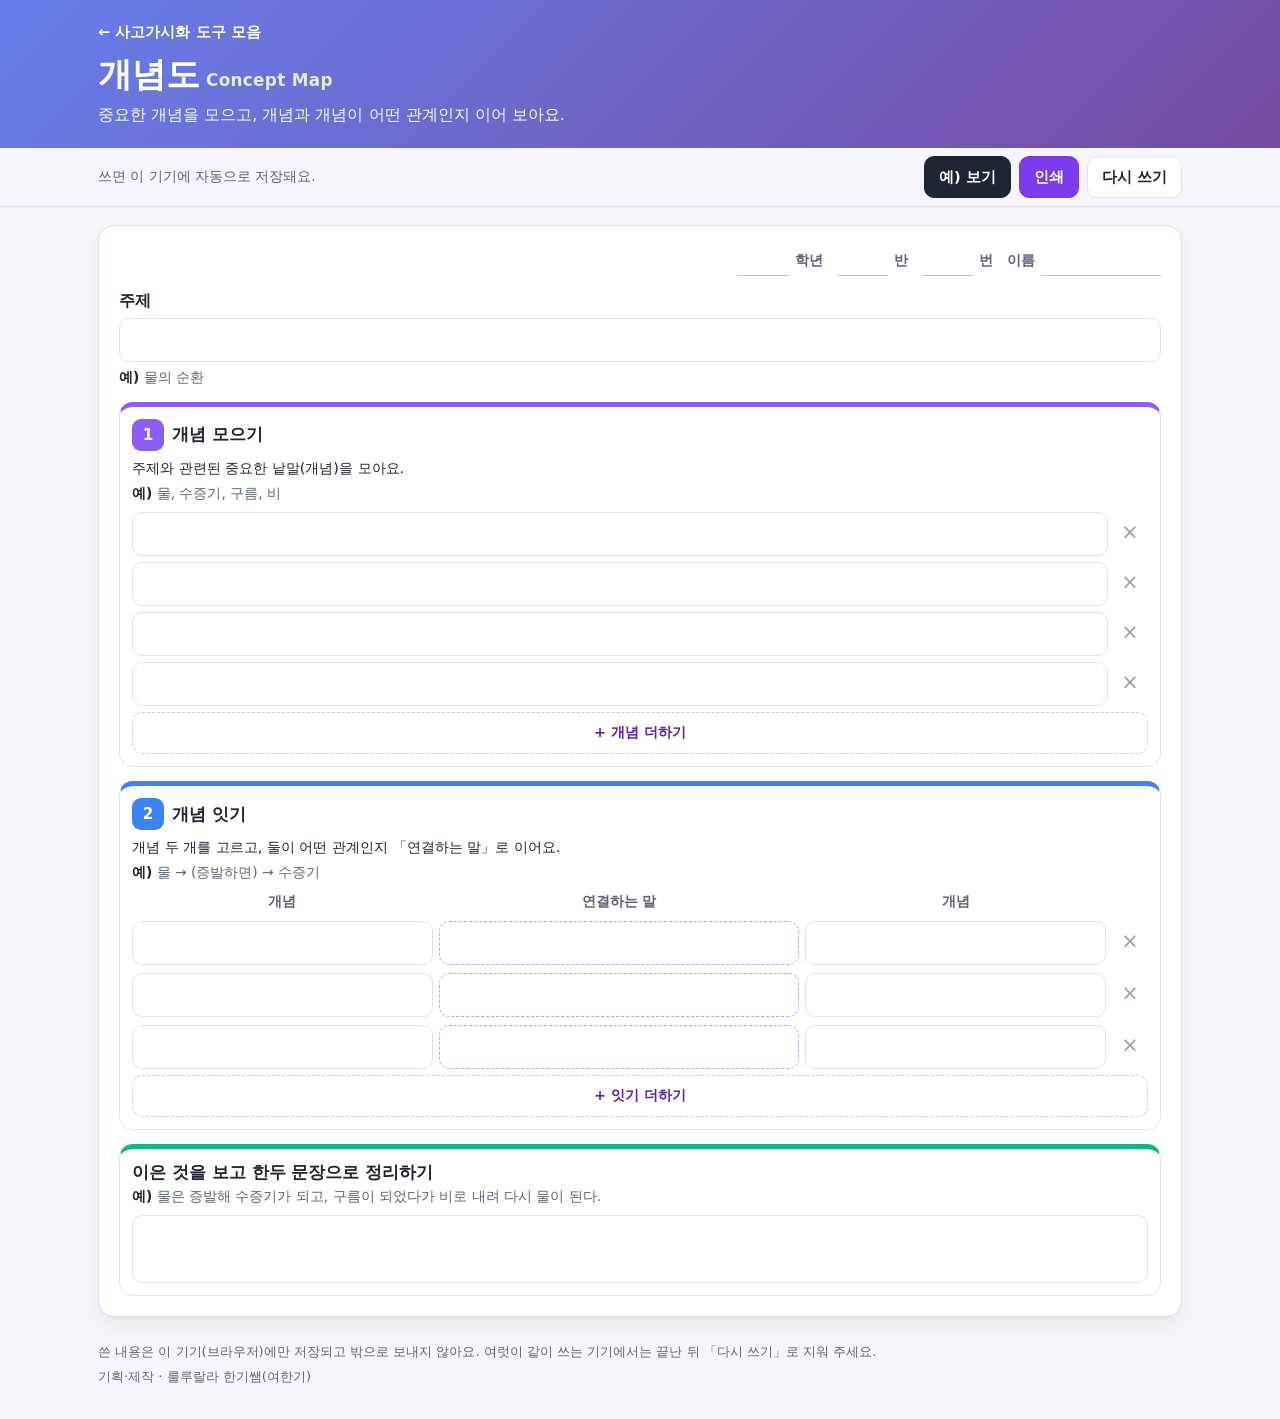
<file: concept-map.html>
<!DOCTYPE html>
<html lang="ko">
<head>
<meta charset="UTF-8">
<meta name="viewport" content="width=device-width, initial-scale=1.0">
<title>개념도 | 사고가시화 도구 모음</title>
<meta name="description" content="개념을 모으고 관계를 이어 보는 개념도 웹 학습지">
<link rel="stylesheet" href="tools.css?v=20261111">
</head>
<body data-tool="concept-map">
<noscript><p style="padding:24px">이 학습지는 자바스크립트를 켜야 쓸 수 있어요. <a href="./">사고가시화 도구 모음으로 돌아가기</a></p></noscript>
<script src="tools.js?v=20261111"></script>
</body>
</html>
</file>
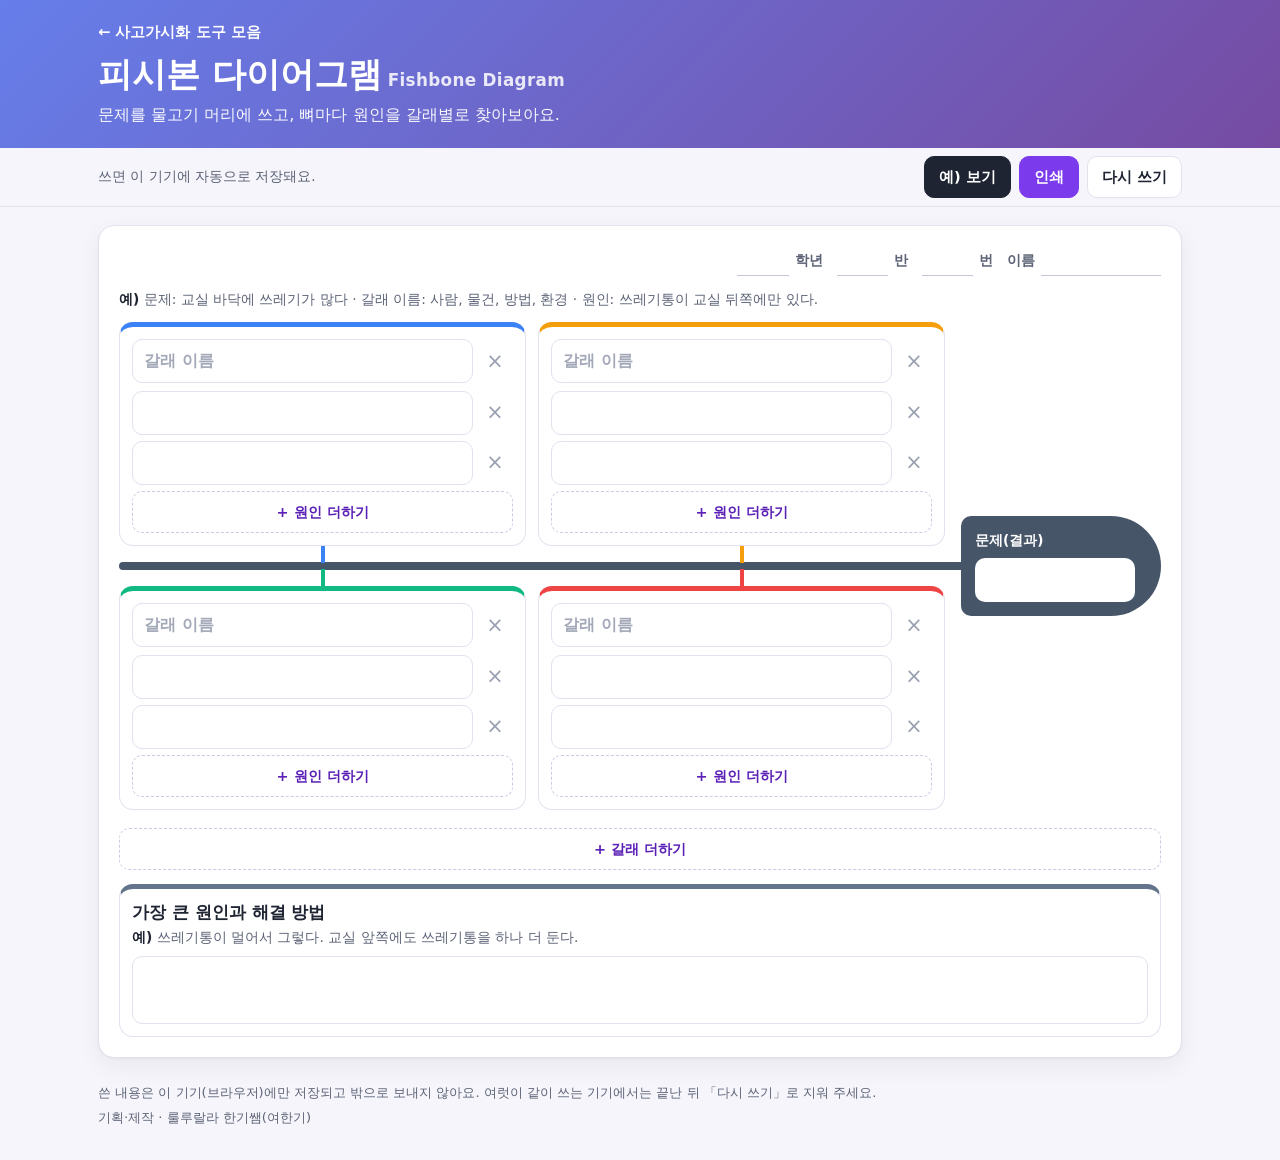
<file: fishbone.html>
<!DOCTYPE html>
<html lang="ko">
<head>
<meta charset="UTF-8">
<meta name="viewport" content="width=device-width, initial-scale=1.0">
<title>피시본 다이어그램 | 사고가시화 도구 모음</title>
<meta name="description" content="문제의 원인을 갈래별로 찾는 피시본 다이어그램 웹 학습지">
<link rel="stylesheet" href="tools.css?v=20261111">
</head>
<body data-tool="fishbone">
<noscript><p style="padding:24px">이 학습지는 자바스크립트를 켜야 쓸 수 있어요. <a href="./">사고가시화 도구 모음으로 돌아가기</a></p></noscript>
<script src="tools.js?v=20261111"></script>
</body>
</html>
</file>
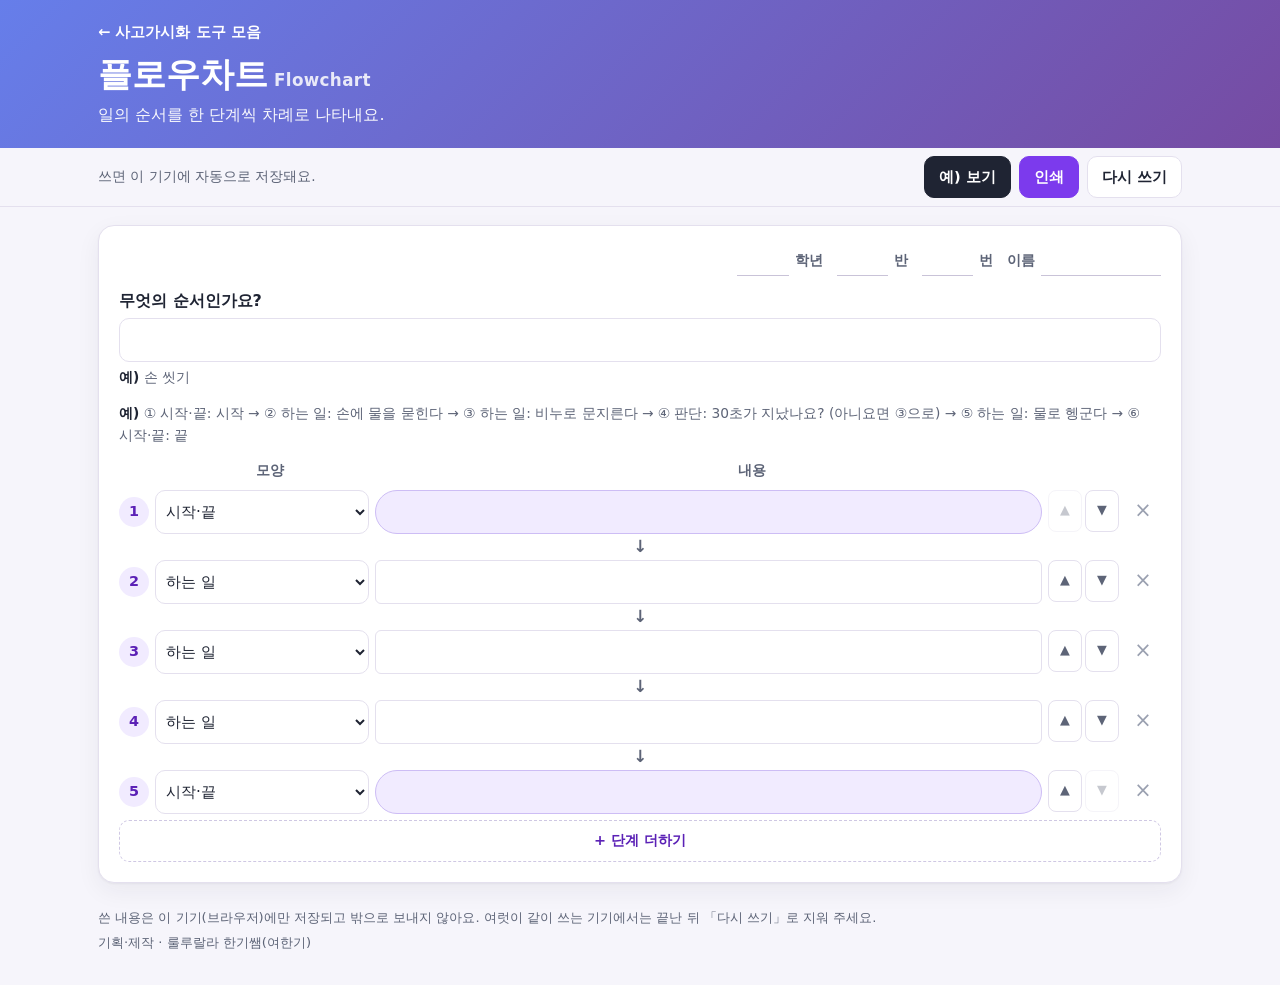
<file: flowchart.html>
<!DOCTYPE html>
<html lang="ko">
<head>
<meta charset="UTF-8">
<meta name="viewport" content="width=device-width, initial-scale=1.0">
<title>플로우차트 | 사고가시화 도구 모음</title>
<meta name="description" content="일의 순서를 단계별로 나타내는 플로우차트 웹 학습지">
<link rel="stylesheet" href="tools.css?v=20261111">
</head>
<body data-tool="flowchart">
<noscript><p style="padding:24px">이 학습지는 자바스크립트를 켜야 쓸 수 있어요. <a href="./">사고가시화 도구 모음으로 돌아가기</a></p></noscript>
<script src="tools.js?v=20261111"></script>
</body>
</html>
</file>
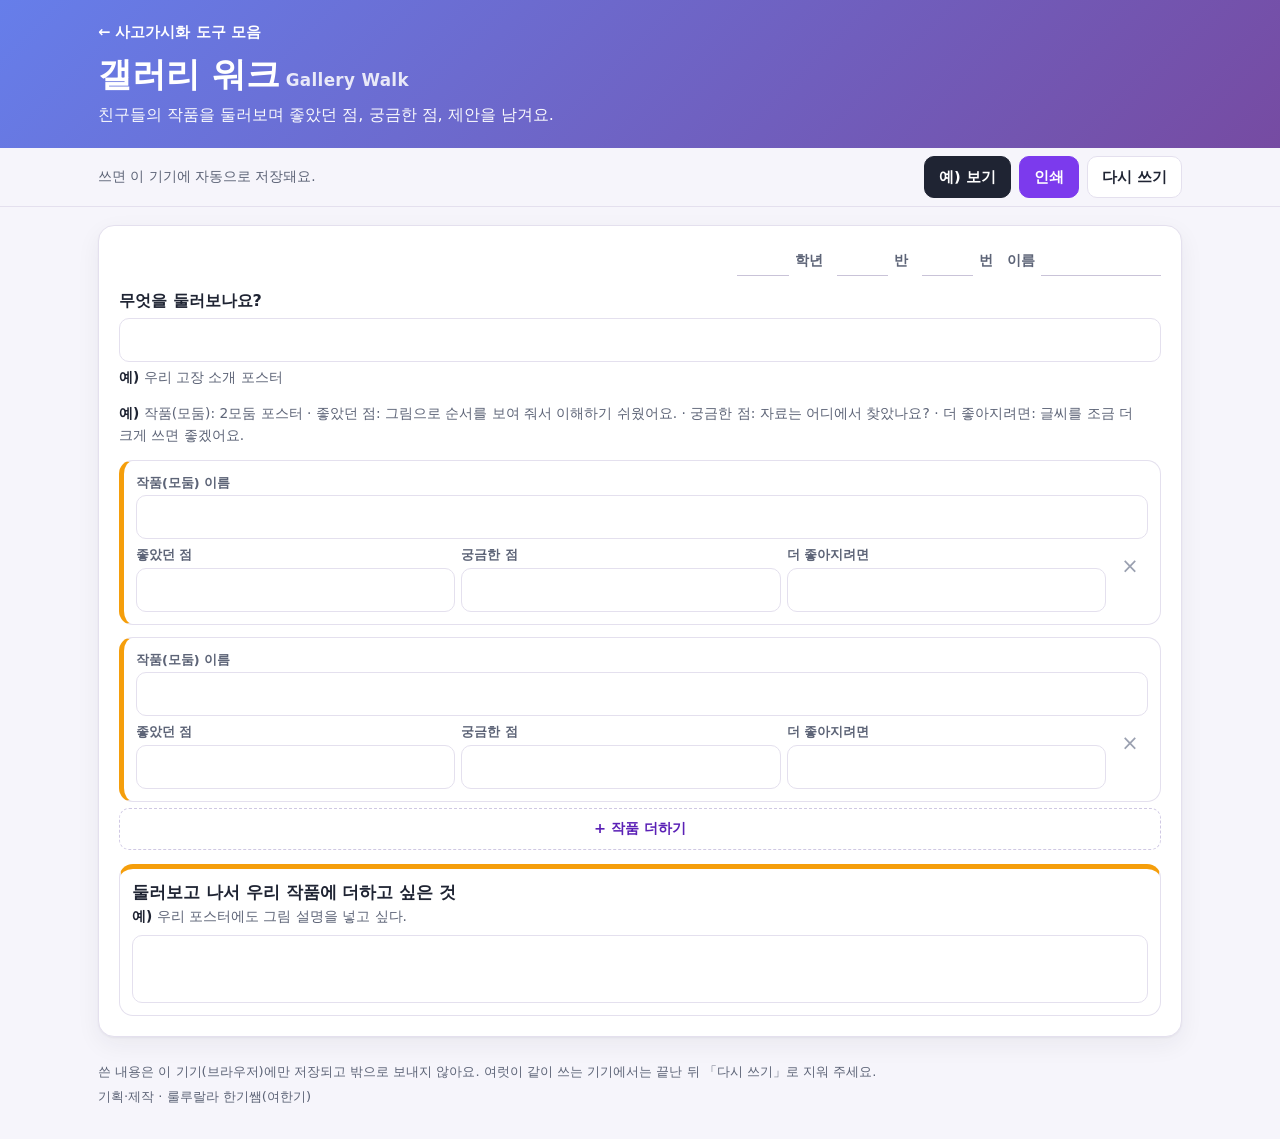
<file: gallery-walk.html>
<!DOCTYPE html>
<html lang="ko">
<head>
<meta charset="UTF-8">
<meta name="viewport" content="width=device-width, initial-scale=1.0">
<title>갤러리 워크 | 사고가시화 도구 모음</title>
<meta name="description" content="작품을 둘러보며 좋았던 점, 궁금한 점, 제안을 남기는 갤러리 워크 기록지">
<link rel="stylesheet" href="tools.css?v=20261111">
</head>
<body data-tool="gallery-walk">
<noscript><p style="padding:24px">이 학습지는 자바스크립트를 켜야 쓸 수 있어요. <a href="./">사고가시화 도구 모음으로 돌아가기</a></p></noscript>
<script src="tools.js?v=20261111"></script>
</body>
</html>
</file>
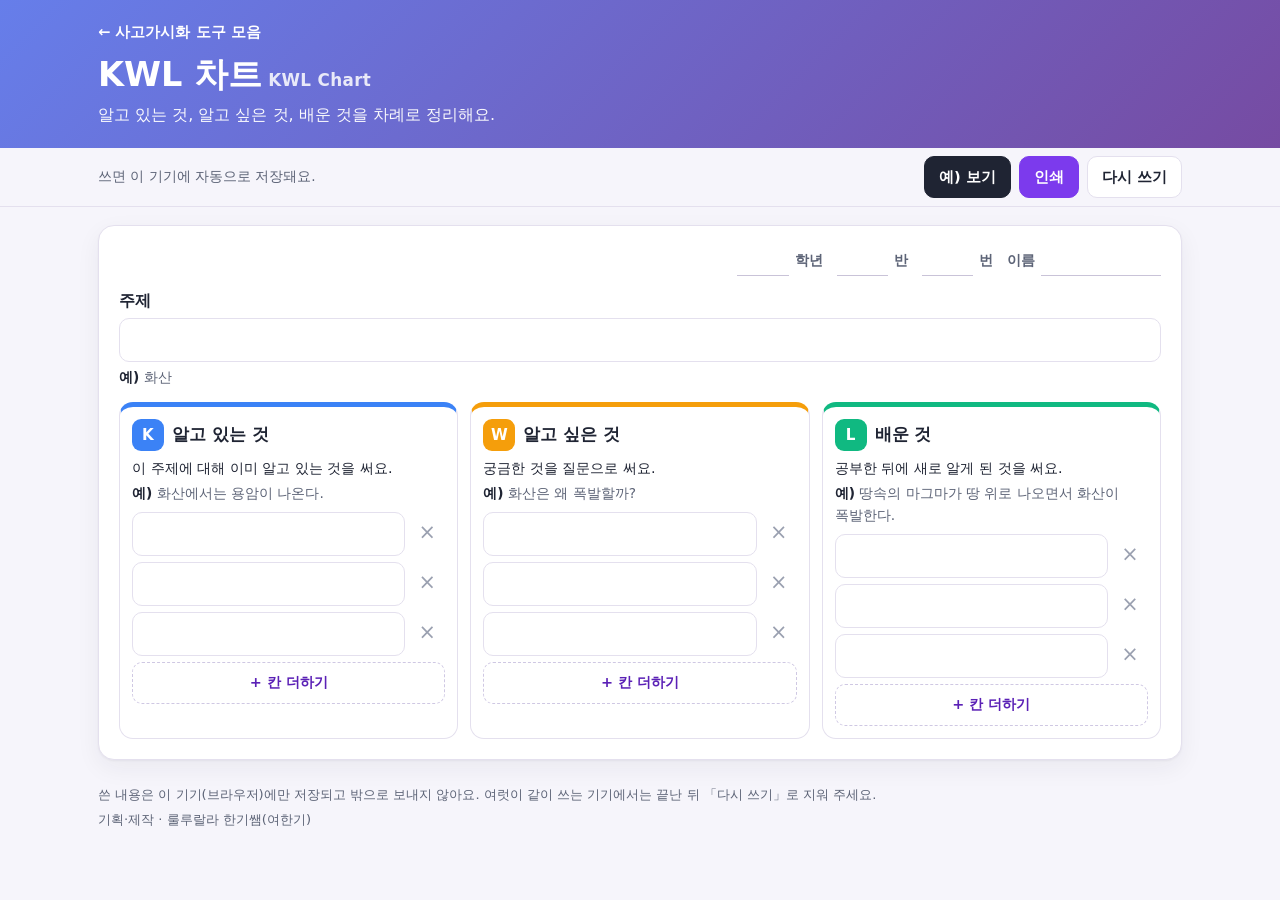
<file: kwl-chart.html>
<!DOCTYPE html>
<html lang="ko">
<head>
<meta charset="UTF-8">
<meta name="viewport" content="width=device-width, initial-scale=1.0">
<title>KWL 차트 | 사고가시화 도구 모음</title>
<meta name="description" content="알고 있는 것, 알고 싶은 것, 배운 것을 정리하는 KWL 차트 웹 학습지">
<link rel="stylesheet" href="tools.css?v=20261111">
</head>
<body data-tool="kwl-chart">
<noscript><p style="padding:24px">이 학습지는 자바스크립트를 켜야 쓸 수 있어요. <a href="./">사고가시화 도구 모음으로 돌아가기</a></p></noscript>
<script src="tools.js?v=20261111"></script>
</body>
</html>
</file>
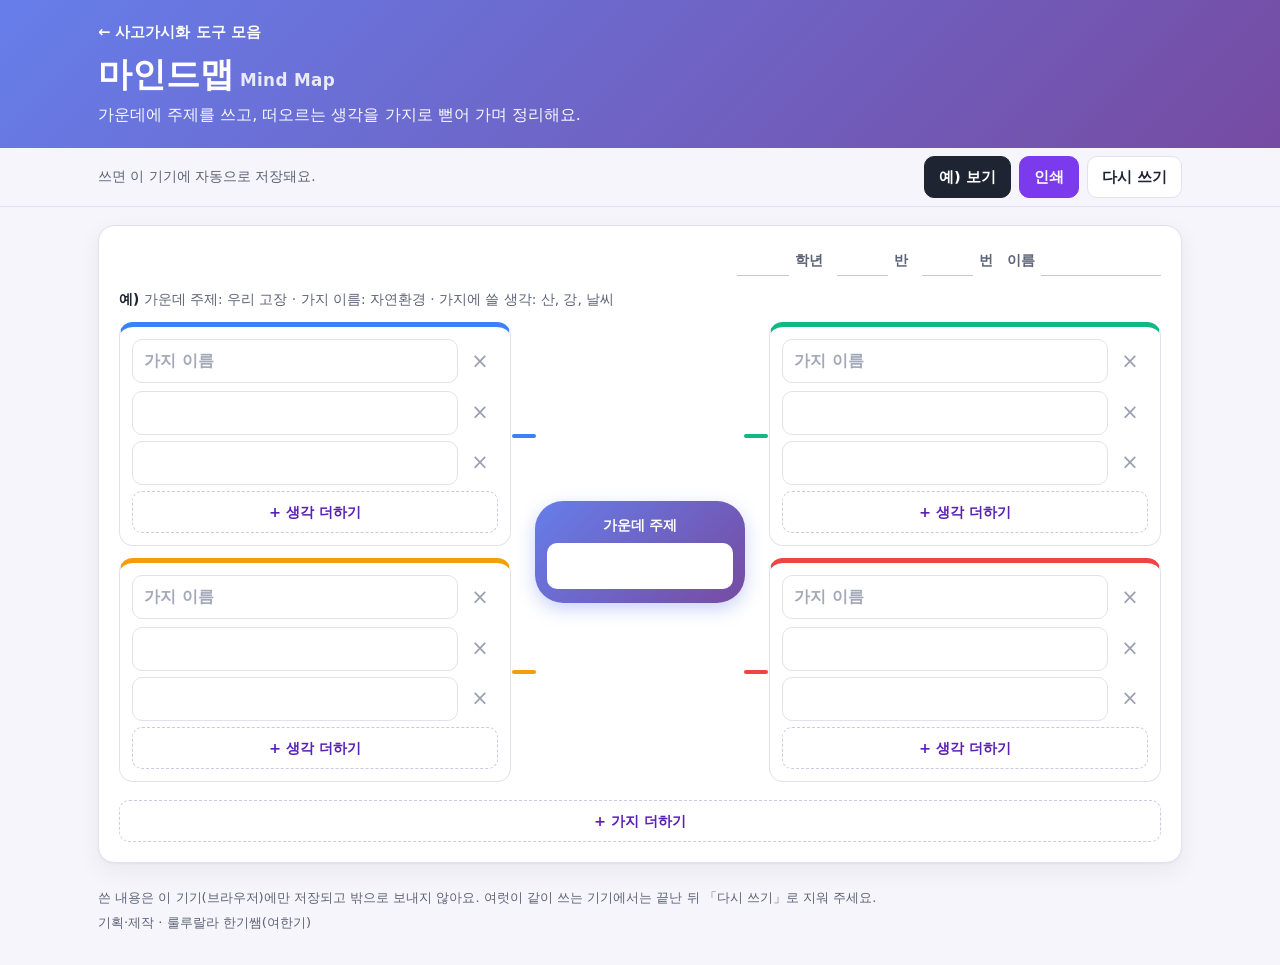
<file: mindmap.html>
<!DOCTYPE html>
<html lang="ko">
<head>
<meta charset="UTF-8">
<meta name="viewport" content="width=device-width, initial-scale=1.0">
<title>마인드맵 | 사고가시화 도구 모음</title>
<meta name="description" content="가운데 주제에서 가지를 뻗어 생각을 정리하는 마인드맵 웹 학습지">
<link rel="stylesheet" href="tools.css?v=20261111">
</head>
<body data-tool="mindmap">
<noscript><p style="padding:24px">이 학습지는 자바스크립트를 켜야 쓸 수 있어요. <a href="./">사고가시화 도구 모음으로 돌아가기</a></p></noscript>
<script src="tools.js?v=20261111"></script>
</body>
</html>
</file>
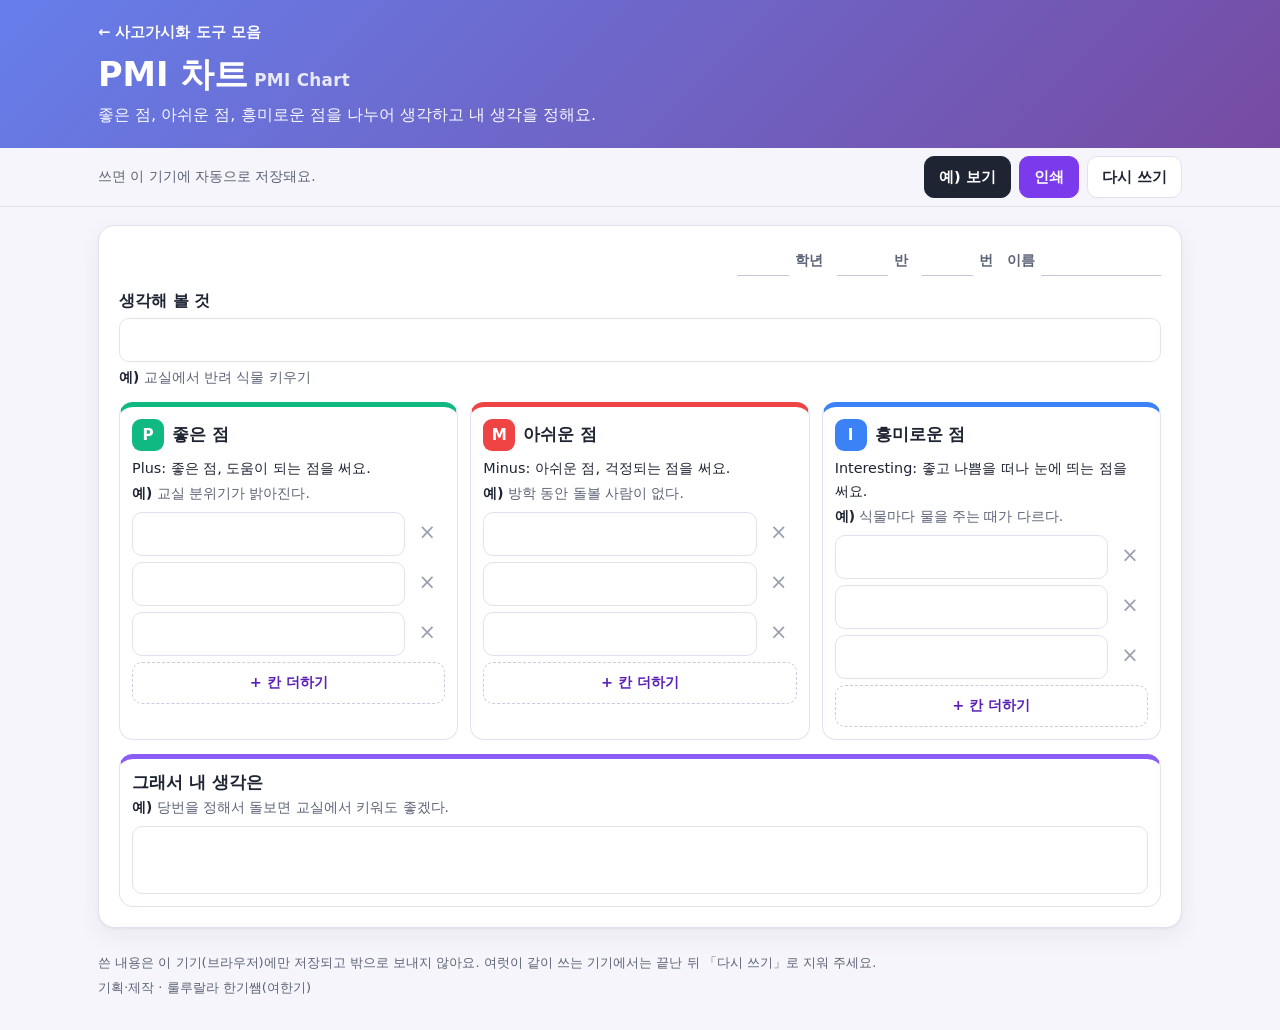
<file: pmi-chart.html>
<!DOCTYPE html>
<html lang="ko">
<head>
<meta charset="UTF-8">
<meta name="viewport" content="width=device-width, initial-scale=1.0">
<title>PMI 차트 | 사고가시화 도구 모음</title>
<meta name="description" content="좋은 점, 아쉬운 점, 흥미로운 점을 나누어 생각하는 PMI 차트 웹 학습지">
<link rel="stylesheet" href="tools.css?v=20261111">
</head>
<body data-tool="pmi-chart">
<noscript><p style="padding:24px">이 학습지는 자바스크립트를 켜야 쓸 수 있어요. <a href="./">사고가시화 도구 모음으로 돌아가기</a></p></noscript>
<script src="tools.js?v=20261111"></script>
</body>
</html>
</file>
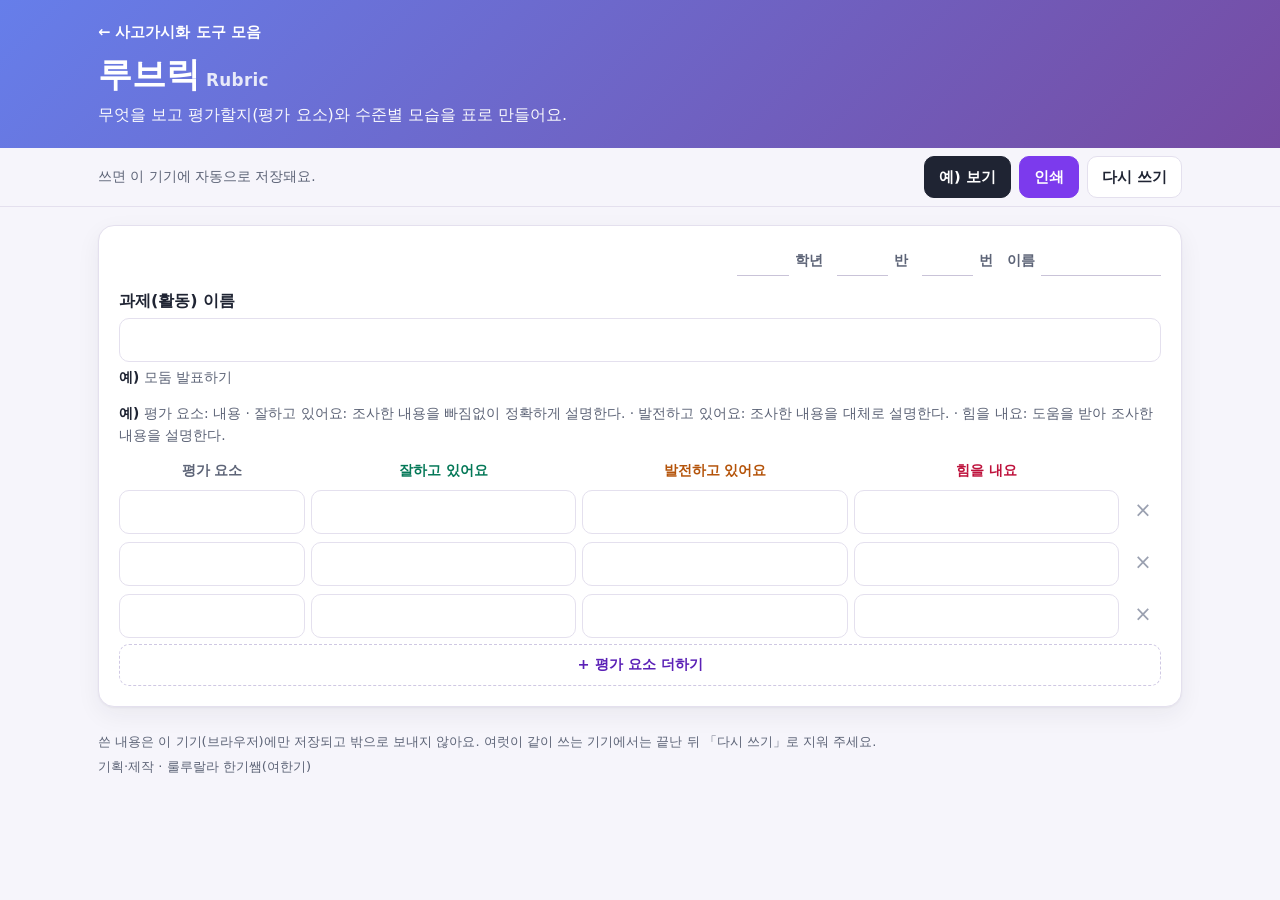
<file: rubric.html>
<!DOCTYPE html>
<html lang="ko">
<head>
<meta charset="UTF-8">
<meta name="viewport" content="width=device-width, initial-scale=1.0">
<title>루브릭 | 사고가시화 도구 모음</title>
<meta name="description" content="평가 요소와 수준별 모습을 표로 만드는 루브릭 작성 도구">
<link rel="stylesheet" href="tools.css?v=20261111">
</head>
<body data-tool="rubric">
<noscript><p style="padding:24px">이 학습지는 자바스크립트를 켜야 쓸 수 있어요. <a href="./">사고가시화 도구 모음으로 돌아가기</a></p></noscript>
<script src="tools.js?v=20261111"></script>
</body>
</html>
</file>
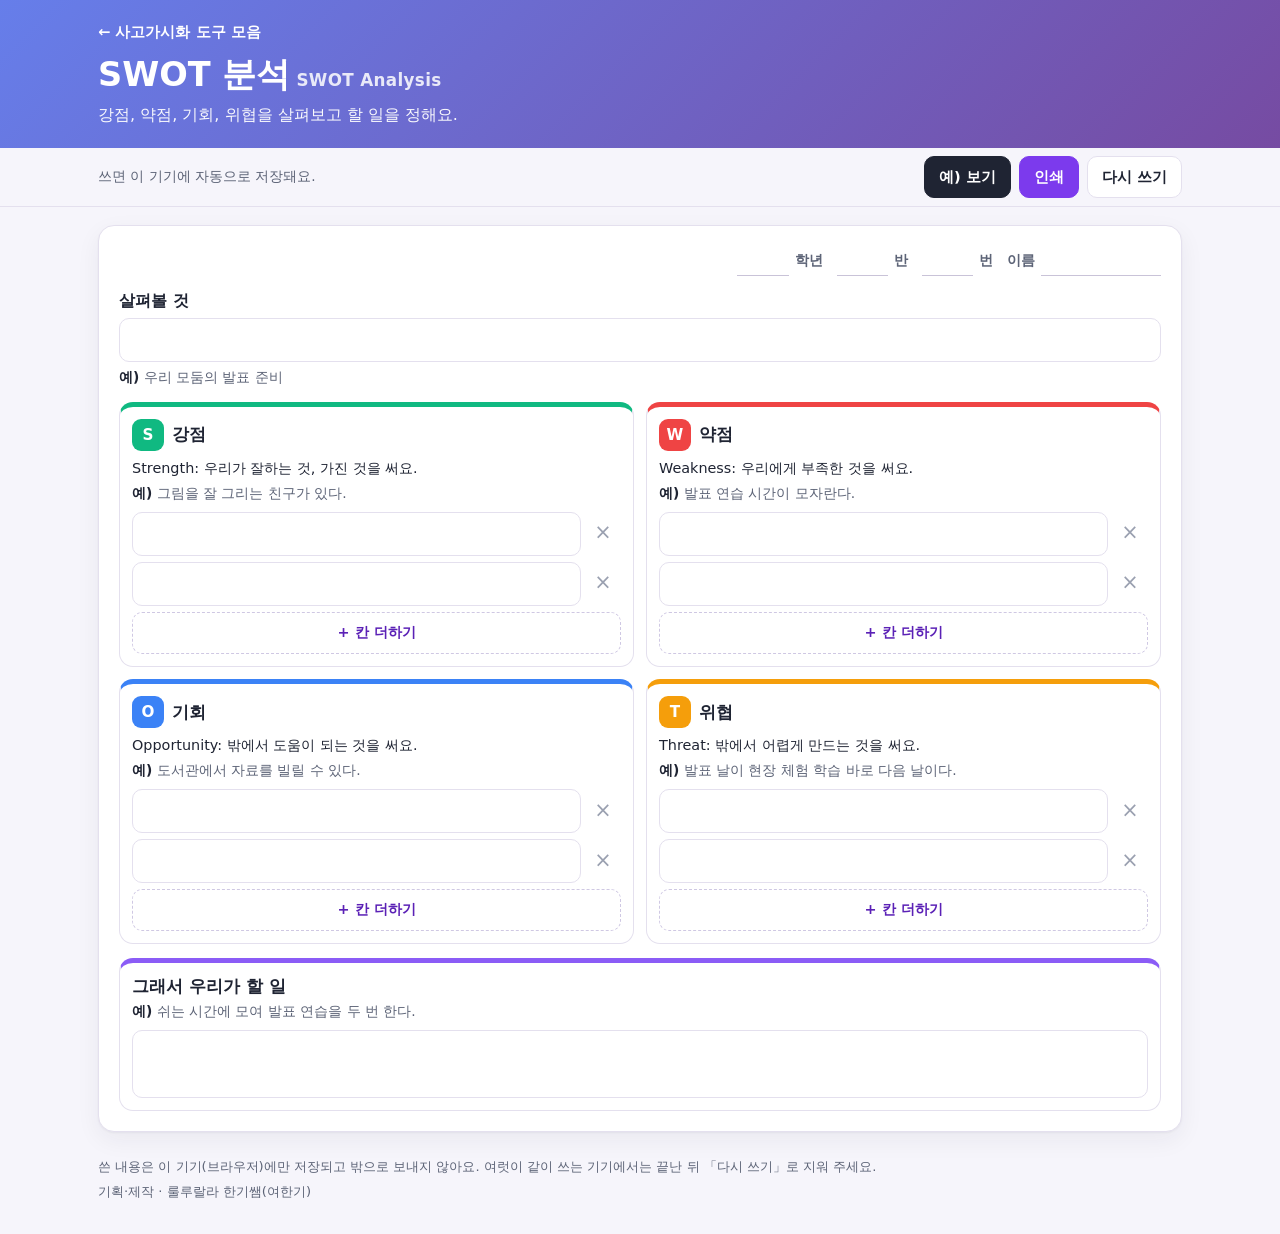
<file: swot.html>
<!DOCTYPE html>
<html lang="ko">
<head>
<meta charset="UTF-8">
<meta name="viewport" content="width=device-width, initial-scale=1.0">
<title>SWOT 분석 | 사고가시화 도구 모음</title>
<meta name="description" content="강점, 약점, 기회, 위협을 살펴보는 SWOT 분석 웹 학습지">
<link rel="stylesheet" href="tools.css?v=20261111">
</head>
<body data-tool="swot">
<noscript><p style="padding:24px">이 학습지는 자바스크립트를 켜야 쓸 수 있어요. <a href="./">사고가시화 도구 모음으로 돌아가기</a></p></noscript>
<script src="tools.js?v=20261111"></script>
</body>
</html>
</file>
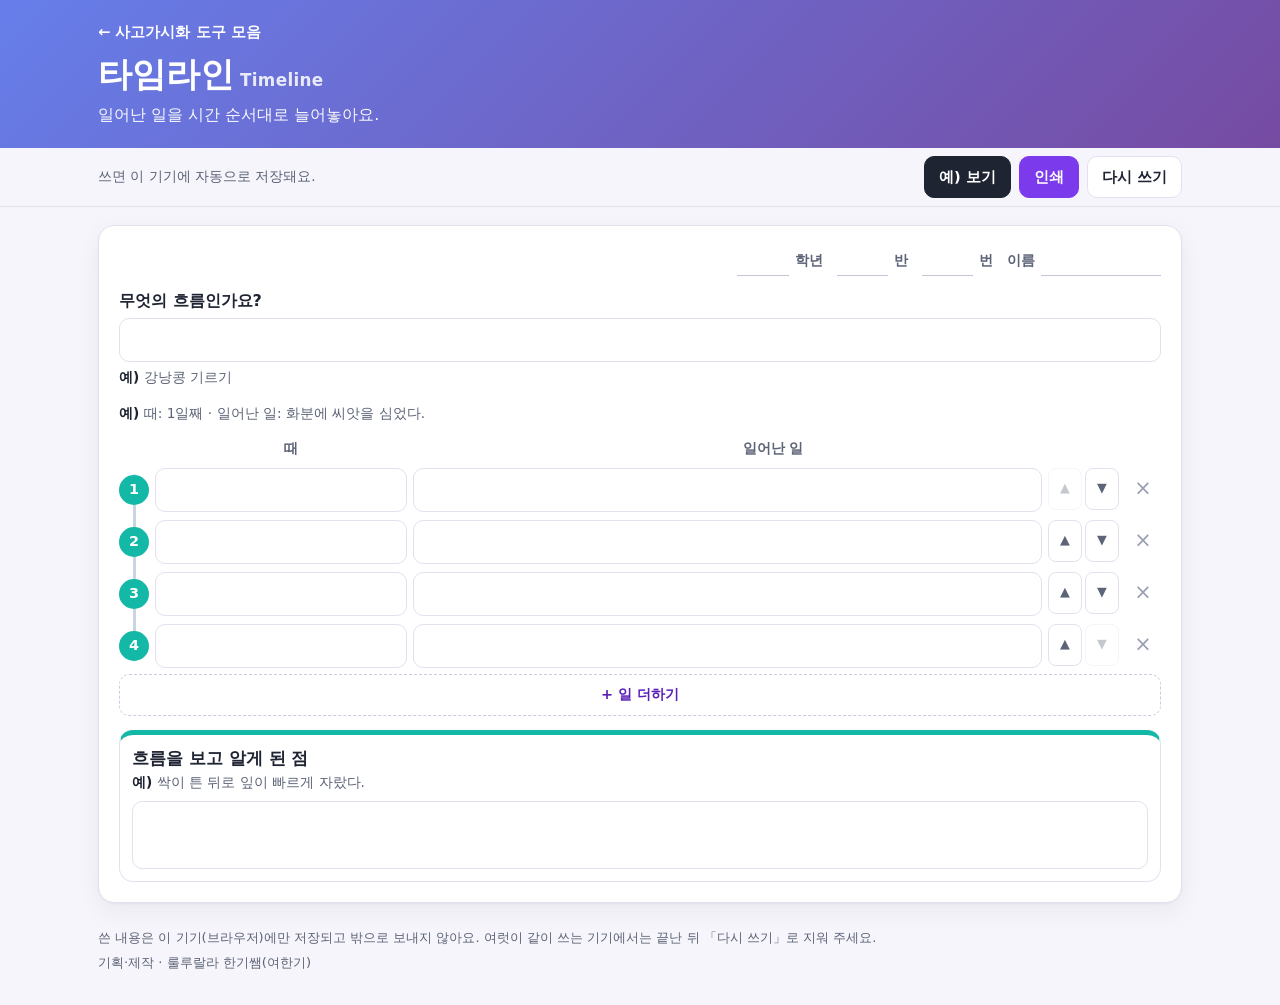
<file: timeline.html>
<!DOCTYPE html>
<html lang="ko">
<head>
<meta charset="UTF-8">
<meta name="viewport" content="width=device-width, initial-scale=1.0">
<title>타임라인 | 사고가시화 도구 모음</title>
<meta name="description" content="일어난 일을 시간 순서대로 정리하는 타임라인 웹 학습지">
<link rel="stylesheet" href="tools.css?v=20261111">
</head>
<body data-tool="timeline">
<noscript><p style="padding:24px">이 학습지는 자바스크립트를 켜야 쓸 수 있어요. <a href="./">사고가시화 도구 모음으로 돌아가기</a></p></noscript>
<script src="tools.js?v=20261111"></script>
</body>
</html>
</file>
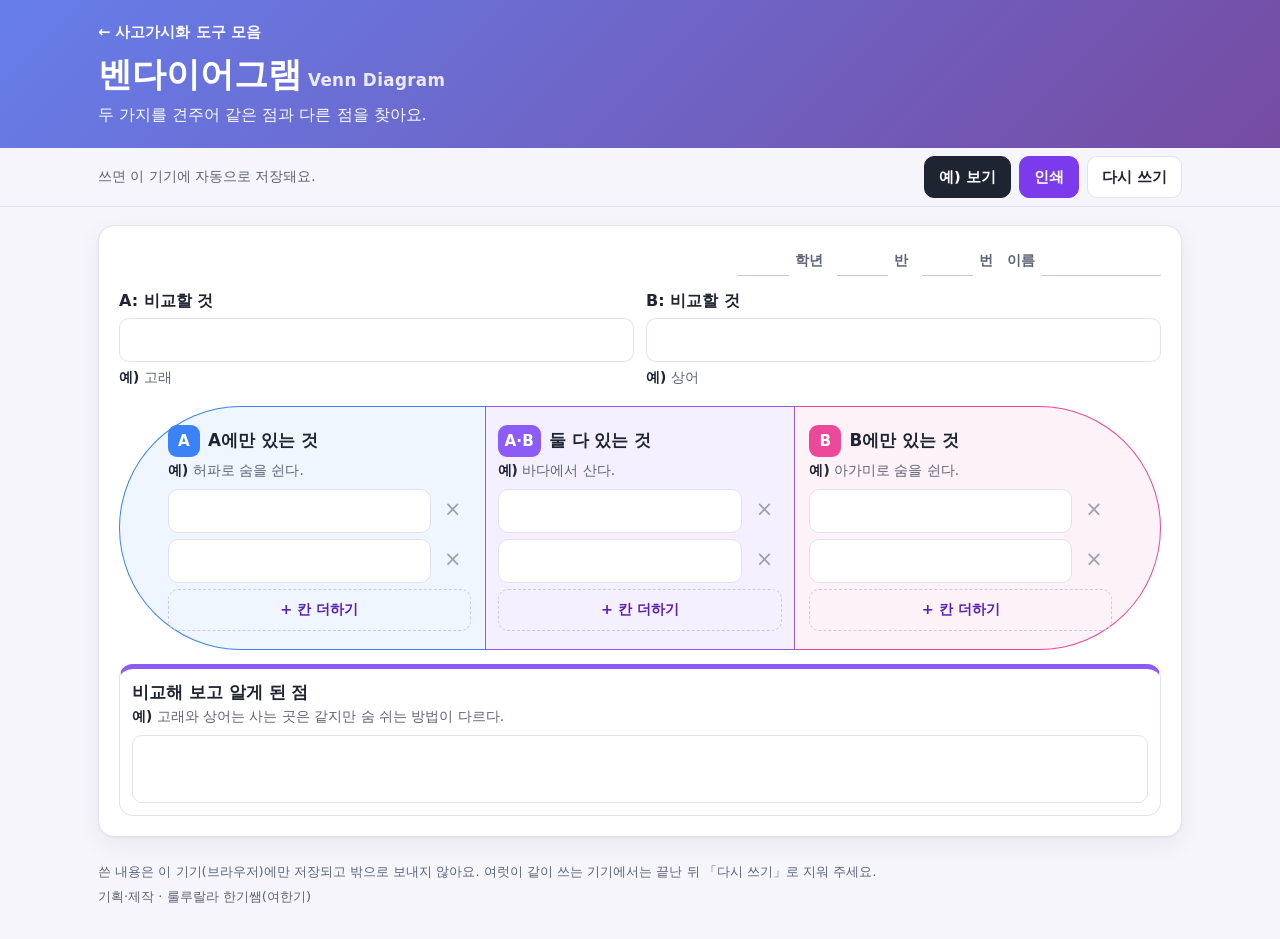
<file: venn-diagram.html>
<!DOCTYPE html>
<html lang="ko">
<head>
<meta charset="UTF-8">
<meta name="viewport" content="width=device-width, initial-scale=1.0">
<title>벤다이어그램 | 사고가시화 도구 모음</title>
<meta name="description" content="두 가지의 같은 점과 다른 점을 찾는 벤다이어그램 웹 학습지">
<link rel="stylesheet" href="tools.css?v=20261111">
</head>
<body data-tool="venn-diagram">
<noscript><p style="padding:24px">이 학습지는 자바스크립트를 켜야 쓸 수 있어요. <a href="./">사고가시화 도구 모음으로 돌아가기</a></p></noscript>
<script src="tools.js?v=20261111"></script>
</body>
</html>
</file>
<file: tools.css>
/* 사고가시화 도구 모음 · 도구 페이지 공통 화면 (2026-11-11)
   mindmap.html 등 도구 페이지가 함께 씁니다. 쓴 내용은 이 기기(브라우저)에만 저장됩니다. */
:root{
  --brand:#7c3aed;--brand-ink:#5b21b6;--brand-soft:#f1ebff;
  --ink:#1f2433;--muted:#5d6477;--line:#e4e0ee;--bg:#f6f5fb;--radius:16px;
  --c1:#3b82f6;--c2:#10b981;--c3:#f59e0b;--c4:#ef4444;--c5:#8b5cf6;--c6:#ec4899;--c7:#14b8a6;--c8:#64748b;
}
*{box-sizing:border-box;margin:0;padding:0}
html{-webkit-text-size-adjust:100%}
body{font-family:"Pretendard Variable",Pretendard,"Noto Sans KR","Apple SD Gothic Neo","Malgun Gothic",system-ui,sans-serif;background:var(--bg);color:var(--ink);line-height:1.6;word-break:keep-all;overflow-wrap:anywhere}
button,input,textarea,select{font:inherit;color:inherit}
button{cursor:pointer}
button:disabled{opacity:.35;cursor:default}
:focus-visible{outline:3px solid var(--brand);outline-offset:2px}
.tt-wrap{max-width:1120px;margin:0 auto;padding:0 18px}

/* 머리 */
.tt-top{background:linear-gradient(135deg,#667eea 0%,#764ba2 100%);color:#fff;padding:12px 0 20px}
.tt-back{display:inline-flex;align-items:center;min-height:40px;color:#fff;text-decoration:none;font-weight:700;font-size:.92rem;border-radius:8px}
.tt-back:hover{text-decoration:underline}
.tt-top h1{font-size:clamp(1.5rem,3.4vw,2.1rem);line-height:1.25;margin-top:2px}
.tt-top h1 small{font-size:.5em;font-weight:600;opacity:.85;margin-left:6px;letter-spacing:.02em;white-space:nowrap}
.tt-lead{margin-top:6px;max-width:780px;opacity:.96}

/* 저장·인쇄 막대 */
.tt-bar{position:sticky;top:0;z-index:30;background:rgba(246,245,251,.96);border-bottom:1px solid var(--line)}
.tt-bar .tt-wrap{display:flex;align-items:center;gap:8px;padding-top:8px;padding-bottom:8px;flex-wrap:wrap}
.tt-status{flex:1;min-width:150px;font-size:.85rem;color:var(--muted)}
.tt-btn{border:1.5px solid var(--line);background:#fff;border-radius:10px;padding:0 14px;min-height:42px;font-weight:700;font-size:.92rem;white-space:nowrap}
.tt-btn:hover{border-color:var(--brand);color:var(--brand-ink)}
.tt-btn.primary{background:var(--brand);border-color:var(--brand);color:#fff}
.tt-btn.primary:hover{background:var(--brand-ink);border-color:var(--brand-ink);color:#fff}
.tt-btn[aria-pressed="true"]{background:var(--ink);border-color:var(--ink);color:#fff}

/* 학습지 */
main.tt-wrap{padding-top:18px;padding-bottom:24px}
.tt-sheet{background:#fff;border:1px solid var(--line);border-radius:var(--radius);padding:20px;box-shadow:0 1px 2px rgba(31,36,51,.05),0 8px 24px rgba(31,36,51,.06)}
.tt-print-title{display:none}
.tt-info{display:flex;flex-wrap:wrap;gap:6px 14px;justify-content:flex-end;font-size:.9rem;color:var(--muted);margin-bottom:12px}
.tt-info label{display:inline-flex;align-items:center;gap:6px;font-weight:600}
.tt-info input{width:3.2em;border:0;border-bottom:1.5px solid #c9c3d8;background:transparent;padding:2px 4px;text-align:center;border-radius:0;font-size:1rem}
.tt-info input:focus{outline:none;border-bottom-color:var(--brand)}
.tt-info .nm input{width:7.5em}
.tt-field{margin-bottom:14px}
.tt-label{display:block;font-weight:800;font-size:1rem;margin-bottom:4px}
.tt-ex{font-size:.86rem;color:var(--muted);margin:4px 0 0}
.tt-ex b{color:var(--ink);font-weight:700}
body.no-ex .tt-ex{display:none}
input.tt-in,textarea{width:100%;border:1.5px solid var(--line);border-radius:10px;background:#fff;padding:9px 11px;font-size:1rem;line-height:1.5;resize:none}
input.tt-in{min-height:44px}
input.tt-in:focus,textarea:focus,.tt-sel:focus{border-color:var(--brand);outline:none;box-shadow:0 0 0 3px var(--brand-soft)}
textarea{min-height:44px;overflow:hidden;display:block}
::placeholder{color:#a3a9b8}
.tt-ta{min-width:0;flex:1}
.tt-pv{display:none}

/* 칸 묶음 */
.tt-box{position:relative;border:1.5px solid var(--line);border-top:5px solid var(--c);border-radius:14px;padding:12px;background:#fff;--c:var(--brand);min-width:0}
.tt-box>h3{font-size:1.05rem;display:flex;align-items:center;gap:8px;line-height:1.35}
.tt-box>h3 .tag{display:inline-grid;place-items:center;min-width:32px;height:32px;padding:0 7px;border-radius:9px;background:var(--c);color:#fff;font-size:.95rem;font-weight:800;flex:none}
.tt-box .q{font-size:.9rem;margin:6px 0 0}
.tt-box>.tt-ex{margin:2px 0 0}
.tt-box>h3+.tt-listwrap,.tt-box>h3+.tt-ta,.tt-box>.q+.tt-listwrap,.tt-box>.tt-ex+.tt-listwrap,.tt-box>.tt-ex+.tt-ta,.tt-box>.tt-ex+.tt-rowswrap,.tt-box>.q+.tt-rowswrap{margin-top:8px}
.tt-cols{display:grid;gap:12px}
.tt-cols.c2{grid-template-columns:repeat(2,minmax(0,1fr))}
.tt-cols.c3{grid-template-columns:repeat(3,minmax(0,1fr))}
.tt-after{margin-top:14px}
.tt-gap{margin-top:14px}

/* 목록 칸 */
.tt-list{list-style:none;display:grid;gap:6px}
.tt-list li{display:flex;gap:4px;align-items:flex-start}
.tt-del{flex:none;width:36px;height:42px;border:0;background:transparent;border-radius:8px;color:#9aa0b0;font-size:1.3rem;line-height:1}
.tt-del:hover{background:#fdecec;color:#c0362c}
.tt-add{margin-top:6px;border:1.5px dashed #cfc8e3;background:transparent;border-radius:10px;min-height:42px;padding:0 12px;font-weight:700;font-size:.9rem;color:var(--brand-ink);width:100%}
.tt-add:hover{border-color:var(--brand);background:var(--brand-soft)}
.tt-mini{border:1.5px solid var(--line);background:#fff;border-radius:8px;width:34px;height:42px;font-size:.8rem;color:var(--muted)}
.tt-mini:hover:not(:disabled){border-color:var(--brand);color:var(--brand-ink)}

/* 줄(행) 칸 */
.tt-rows{list-style:none;display:grid;gap:8px}
.tt-row{display:grid;gap:6px;align-items:start;position:relative}
.tt-row-head{font-size:.85rem;font-weight:800;color:var(--muted)}
.tt-row-head span{text-align:center}
.tt-cell{min-width:0}
.tt-cell-lab{display:none;font-size:.8rem;font-weight:700;color:var(--muted);margin-bottom:2px}
.always-lab .tt-cell-lab{display:block}
.tt-num{display:grid;place-items:center;width:30px;height:30px;margin-top:7px;border-radius:50%;background:var(--brand-soft);color:var(--brand-ink);font-weight:800;font-size:.9rem;position:relative;z-index:1}
.tt-sel{width:100%;min-height:44px;border:1.5px solid var(--line);border-radius:10px;background:#fff;padding:0 6px;font-size:.95rem}
.tt-move{display:flex;gap:3px}

/* 가지 묶음(마인드맵·피시본) */
.tt-group-head{display:flex;gap:4px;align-items:center;margin-bottom:8px}
.tt-group-title{font-weight:800}

/* 마인드맵 */
.mm{display:grid;grid-template-columns:minmax(0,1fr) minmax(150px,210px) minmax(0,1fr);gap:24px;align-items:center;margin:12px 0}
.mm-side{display:grid;gap:12px}
.mm-center{background:linear-gradient(135deg,#667eea,#764ba2);border-radius:28px;padding:14px 12px;text-align:center;box-shadow:0 6px 18px rgba(102,126,234,.35)}
.mm-center-lab,.fb-head-lab{display:block;color:#fff;font-weight:800;font-size:.85rem;margin-bottom:6px}
.mm-center textarea{text-align:center;font-weight:800;font-size:1.1rem;border-color:transparent}
.mm .tt-group::after{content:"";position:absolute;top:50%;width:24px;height:4px;margin-top:-2px;background:var(--c);border-radius:2px}
.mm-left .tt-group::after{right:-26px}
.mm-right .tt-group::after{left:-26px}

/* 피시본 */
.fb{display:grid;grid-template-columns:minmax(0,1fr) minmax(150px,200px);align-items:center;margin:12px 0}
.fb-row{display:grid;grid-auto-flow:column;grid-auto-columns:minmax(0,1fr);gap:12px;padding-right:16px}
.fb-spine{height:8px;background:#475569;border-radius:4px 0 0 4px;margin:16px 0}
.fb-row .tt-group::after{content:"";position:absolute;left:50%;width:4px;height:17px;margin-left:-2px;background:var(--c)}
.fb-top .tt-group::after{bottom:-18px}
.fb-bot .tt-group::after{top:-22px}
.fb-head{background:#475569;border-radius:14px 70px 70px 14px;padding:14px 26px 14px 14px}
.fb-head textarea{font-weight:700;border-color:transparent}

/* 벤다이어그램 */
.vn-names{display:grid;grid-template-columns:1fr 1fr;gap:12px}
.vn{display:grid;grid-template-columns:minmax(0,1fr) minmax(0,.85fr) minmax(0,1fr);margin:4px 0 0}
.vn .tt-box{border:1.5px solid var(--c);border-top-width:1.5px}
.vn-a{background:#eff6ff;border-radius:150px 0 0 150px;padding:18px 14px 18px 48px;border-right:0!important}
.vn-ab{background:#f5f0ff;border-radius:0;padding:18px 12px}
.vn-b{background:#fdf2f8;border-radius:0 150px 150px 0;padding:18px 48px 18px 14px;border-left:0!important}

/* 플로우차트 */
.fl .tt-rows{gap:26px}
.fl .tt-row:not(.tt-row-head)+.tt-row::before{content:"\2193";position:absolute;top:-27px;left:50%;margin-left:-.4em;font-weight:800;font-size:1.05rem;color:var(--muted);line-height:1.6}
.fl .tt-row-head+.tt-row{margin-top:-18px}
.fl .is-s textarea{border-radius:999px;background:var(--brand-soft);border-color:#cdbdf5;text-align:center;font-weight:700}
.fl .is-p textarea{border-radius:6px}
.fl .is-d textarea{border:2px dashed var(--c3);background:#fffbeb;border-radius:14px}

/* 타임라인 */
.tl .tt-rows{position:relative}
.tl .tt-rows::before{content:"";position:absolute;left:13.5px;top:36px;bottom:16px;width:3px;background:#cbd5e1;border-radius:2px}
.tl .tt-num{background:var(--c7);color:#fff}

/* 개념도 */
.cm .rel input{border-style:dashed;border-color:#b9a4f0;text-align:center;color:var(--brand-ink);font-weight:700}

/* 루브릭 */
.rb .tt-row-head span:nth-child(2){color:#047857}
.rb .tt-row-head span:nth-child(3){color:#b45309}
.rb .tt-row-head span:nth-child(4){color:#be123c}

/* 갤러리 워크 */
.gw .tt-rows{gap:12px}
.gw .tt-row{border:1.5px solid var(--line);border-left:5px solid var(--c3);border-radius:14px;padding:12px;background:#fff}
.gw .who{grid-column:1/-1}

/* 바닥 */
.tt-foot{font-size:.82rem;color:var(--muted);padding-bottom:32px}
.tt-foot p+p{margin-top:4px}

@media screen and (max-width:760px){
  .tt-cols.c2,.tt-cols.c3{grid-template-columns:1fr}
  .tt-row{display:flex;flex-wrap:wrap;align-items:center;gap:6px;border:1.5px solid var(--line);border-radius:12px;padding:10px;background:#fff}
  .tt-row-head{display:none}
  .tt-cell{flex:1 1 100%}
  .tt-cell-lab{display:block}
  .tt-num{order:-3;margin-top:0}
  .tt-move{order:-2;margin-left:auto}
  .tt-row>.tt-del{order:-1;margin-left:auto}
  .tt-move+.tt-del{margin-left:0}
  .tt-row>span:empty{display:none}
  .mm{grid-template-columns:1fr;gap:12px}
  .mm-center{order:-1}
  .mm .tt-group::after{display:none}
  .fb{grid-template-columns:1fr;gap:12px}
  .fb-head{order:-1;border-radius:14px;padding:14px}
  .fb-row{grid-auto-flow:row;padding-right:0}
  .fb-spine{display:none}
  .fb-bones{display:grid;gap:12px}
  .fb-row .tt-group::after{display:none}
  .vn-names{grid-template-columns:1fr}
  .vn{grid-template-columns:1fr;gap:12px}
  .vn-a,.vn-ab,.vn-b{border-radius:14px;padding:12px;border:1.5px solid var(--c)!important}
  .fl .tt-row-head+.tt-row{margin-top:0}
  .tl .tt-rows::before{display:none}
}
@media screen and (max-width:560px){
  .tt-wrap{padding:0 12px}
  .tt-sheet{padding:14px;border-radius:12px}
  .tt-info{justify-content:flex-start}
  .tt-btn{padding:0 11px;font-size:.88rem;flex:1}
  .tt-bar{position:static}
  .tt-status{flex:1 1 100%}
}

@page{size:A4;margin:12mm}
@media print{
  *{-webkit-print-color-adjust:exact;print-color-adjust:exact}
  body{background:#fff;font-size:10pt}
  .tt-top,.tt-bar,.tt-foot,.tt-del,.tt-add,.tt-move{display:none!important}
  main.tt-wrap{padding:0;max-width:none}
  .tt-sheet{border:0;box-shadow:none;padding:0;border-radius:0}
  .tt-print-title{display:block;font-size:15pt;margin:0 0 1mm}
  .tt-info{margin-bottom:2mm}
  .tt-ta textarea{display:none}
  .tt-pv{display:block;white-space:pre-wrap;background:#fff;border:1px solid #9a9a9a;border-radius:6px;padding:4px 7px;min-height:9mm;line-height:1.45;text-align:left}
  .tt-after .tt-pv,.tt-field .tt-pv{min-height:12mm}
  input.tt-in,.tt-sel{border-color:#9a9a9a;min-height:9mm;padding:3px 7px}
  .tt-sel{-webkit-appearance:none;appearance:none}
  ::placeholder{color:transparent}
  .tt-box,.tt-row{break-inside:avoid}
  .tt-box{padding:8px}
  .tt-ex{color:#555;font-size:8.5pt}
  .mm{gap:18px}
  .mm .tt-group::after{width:18px}
  .mm-left .tt-group::after{right:-20px}
  .mm-right .tt-group::after{left:-20px}
  .fl .tt-rows{gap:22px}
}
</file>
